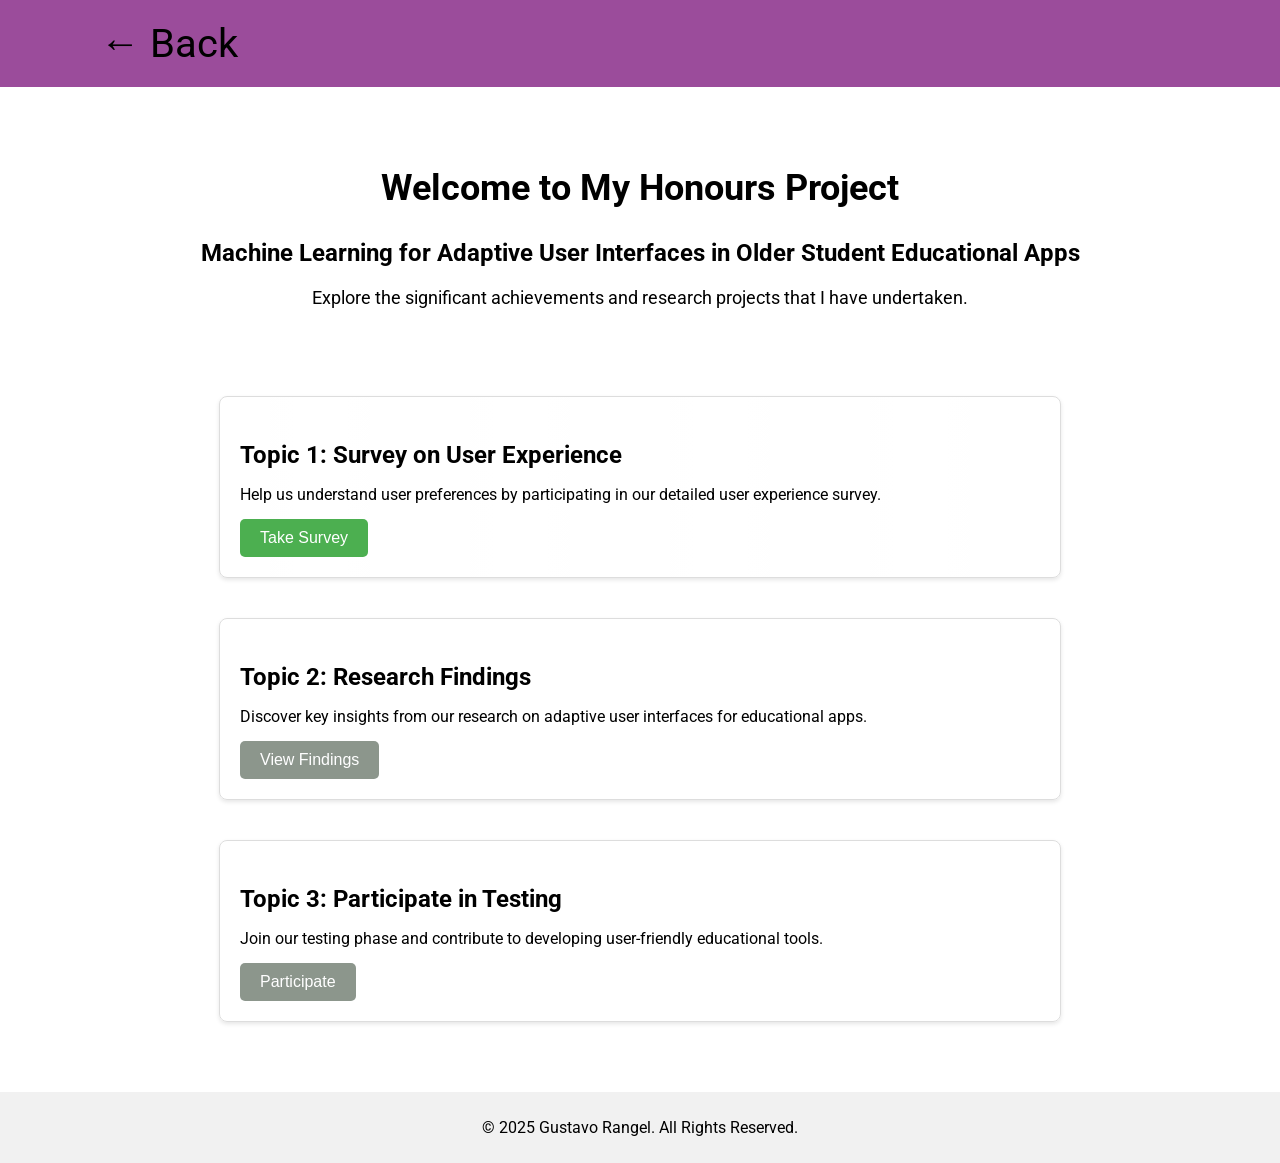
<file: honours/index.html>
<!DOCTYPE html>
<html lang="en">
<head>
    <meta charset="UTF-8">
    <meta name="viewport" content="width=device-width, initial-scale=1.0">
    <title>Honours Project</title>
    <link href="https://fonts.googleapis.com/css2?family=Roboto:wght@400;500;700&display=swap" rel="stylesheet">
    <link rel="stylesheet" href="styles.css">
</head>
<body>
    <header>
        <a href="../index.html" class="back-button">&#8592; Back</a>
    </header>

    <section class="welcome-section">
        <h1>Welcome to My Honours Project</h1>
        <h2>Machine Learning for Adaptive User Interfaces in Older Student Educational Apps</h2>
        <p>Explore the significant achievements and research projects that I have undertaken.</p>
    </section>

    <!-- Topic 1 -->
    <section class="topic-container shine">
        <h3>Topic 1: Survey on User Experience</h3>
        <p>Help us understand user preferences by participating in our detailed user experience survey.</p>
        <button class="button" onclick="window.location.href='form1.html'">Take Survey</button>
    </section>

    <!-- Topic 2 -->
    <section class="topic-container grey">
        <h3>Topic 2: Research Findings</h3>
        <p>Discover key insights from our research on adaptive user interfaces for educational apps.</p>
        <button class="button" onclick="window.location.href='#'">View Findings</button>
    </section>

    <!-- Topic 3 -->
    <section class="topic-container grey">
        <h3>Topic 3: Participate in Testing</h3>
        <p>Join our testing phase and contribute to developing user-friendly educational tools.</p>
        <button class="button" onclick="window.location.href='#'">Participate</button>
    </section>

    <footer>
        <p>&copy; 2025 Gustavo Rangel. All Rights Reserved.</p>
    </footer>
    <script src="script.js"></script>
</body>
</html>
</file>
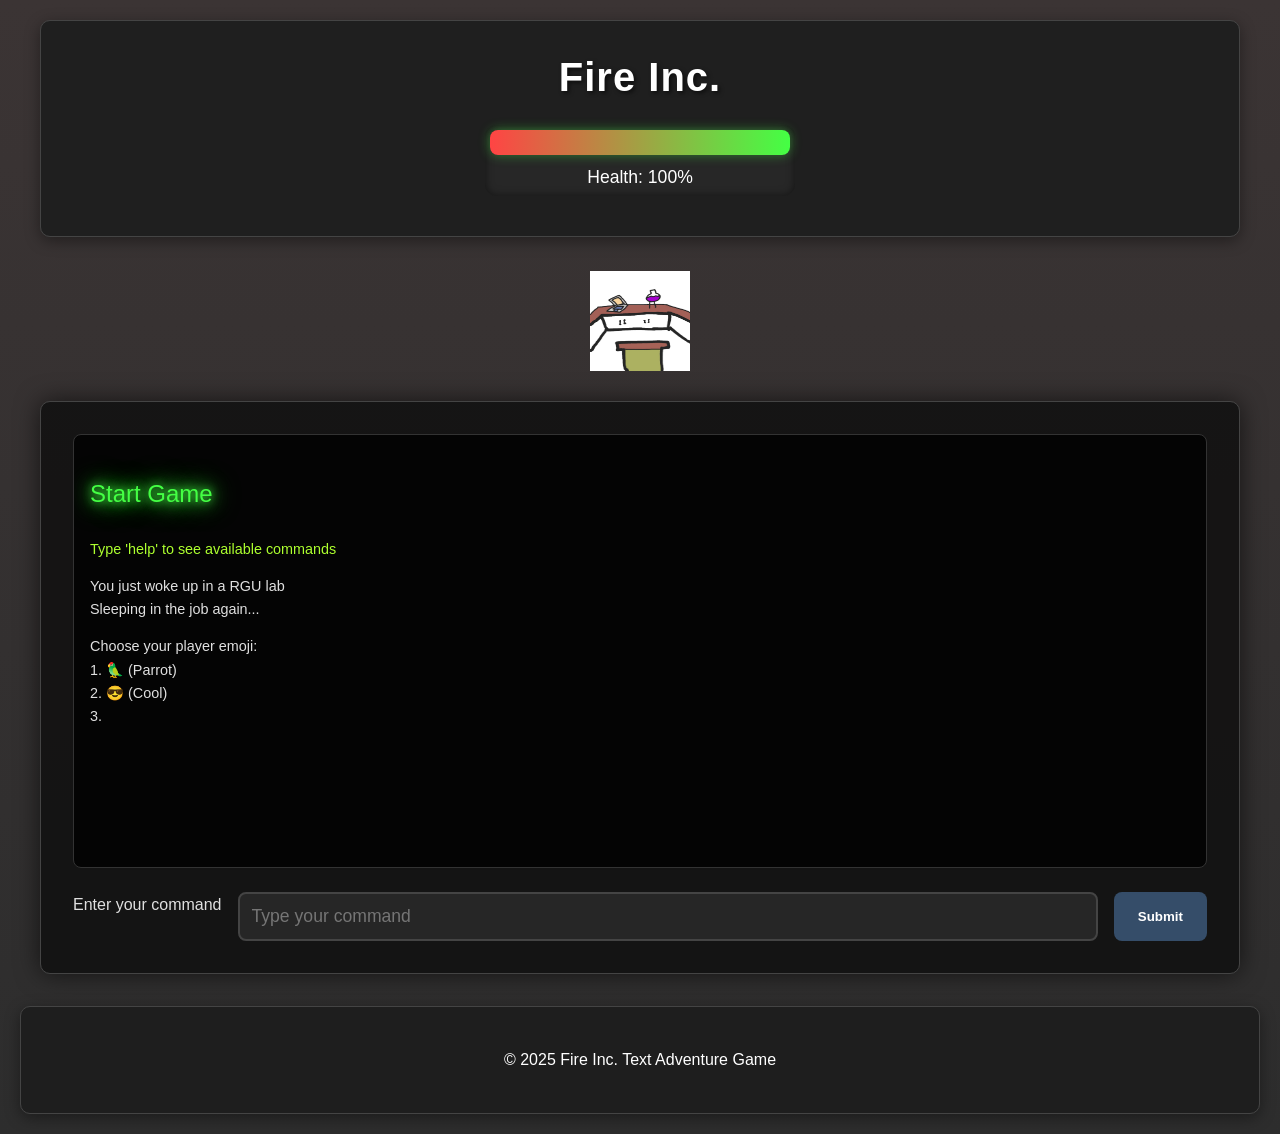
<file: projects/rguhack2025/index.html>
<!DOCTYPE html>
<html lang="en-GB">
<head>
    <meta charset="UTF-8">
    <meta name="viewport" content="width=device-width, initial-scale=1.0">
    <title>Fire Inc. - Text Adventure</title>
    <link rel="stylesheet" href="css/styles.css">
</head>
<body>
<main class="game-wrapper">


    <header class="game-header">
        <h1>Fire Inc.</h1>
        <div class="game-stats">
            <div class="health-bar-container">
                <div class="health-bar"></div>
                <p>Health: <span id="health">100%</span></p>
            </div>
        </div>
    </header>

            <!-- Game illustration -->
            <div class="game-illustration">
                <img id="game-illustration" src="img/Lab.png" alt="lab" width="100" height="100">
            </div>

    <section class="game-container">
        <div id="game-output" class="game-output" aria-live="polite">
            <p class="welcome-message">Start Game</p>
            <p class="help-hint">Type 'help' to see available commands</p>
        </div>

        <div class="input-container">
            <label for="game-input" class="visually-hidden">Enter your command</label>
            <input
                    type="text"
                    id="game-input"
                    class="game-input"
                    placeholder="Type your command"
                    autocomplete="off"
                    aria-label="Game command input"
            >
            <button
                    type="button"
                    onclick="processCommand()"
                    class="submit-button"
                    aria-label="Submit command"
            >
                Submit
            </button>
        </div>
    </section>

    
</main>

<footer class="game-footer">
    <p>&copy; 2025 Fire Inc. Text Adventure Game</p>
</footer>

<script src="js/game.js"></script>
</body>
</html>
</file>
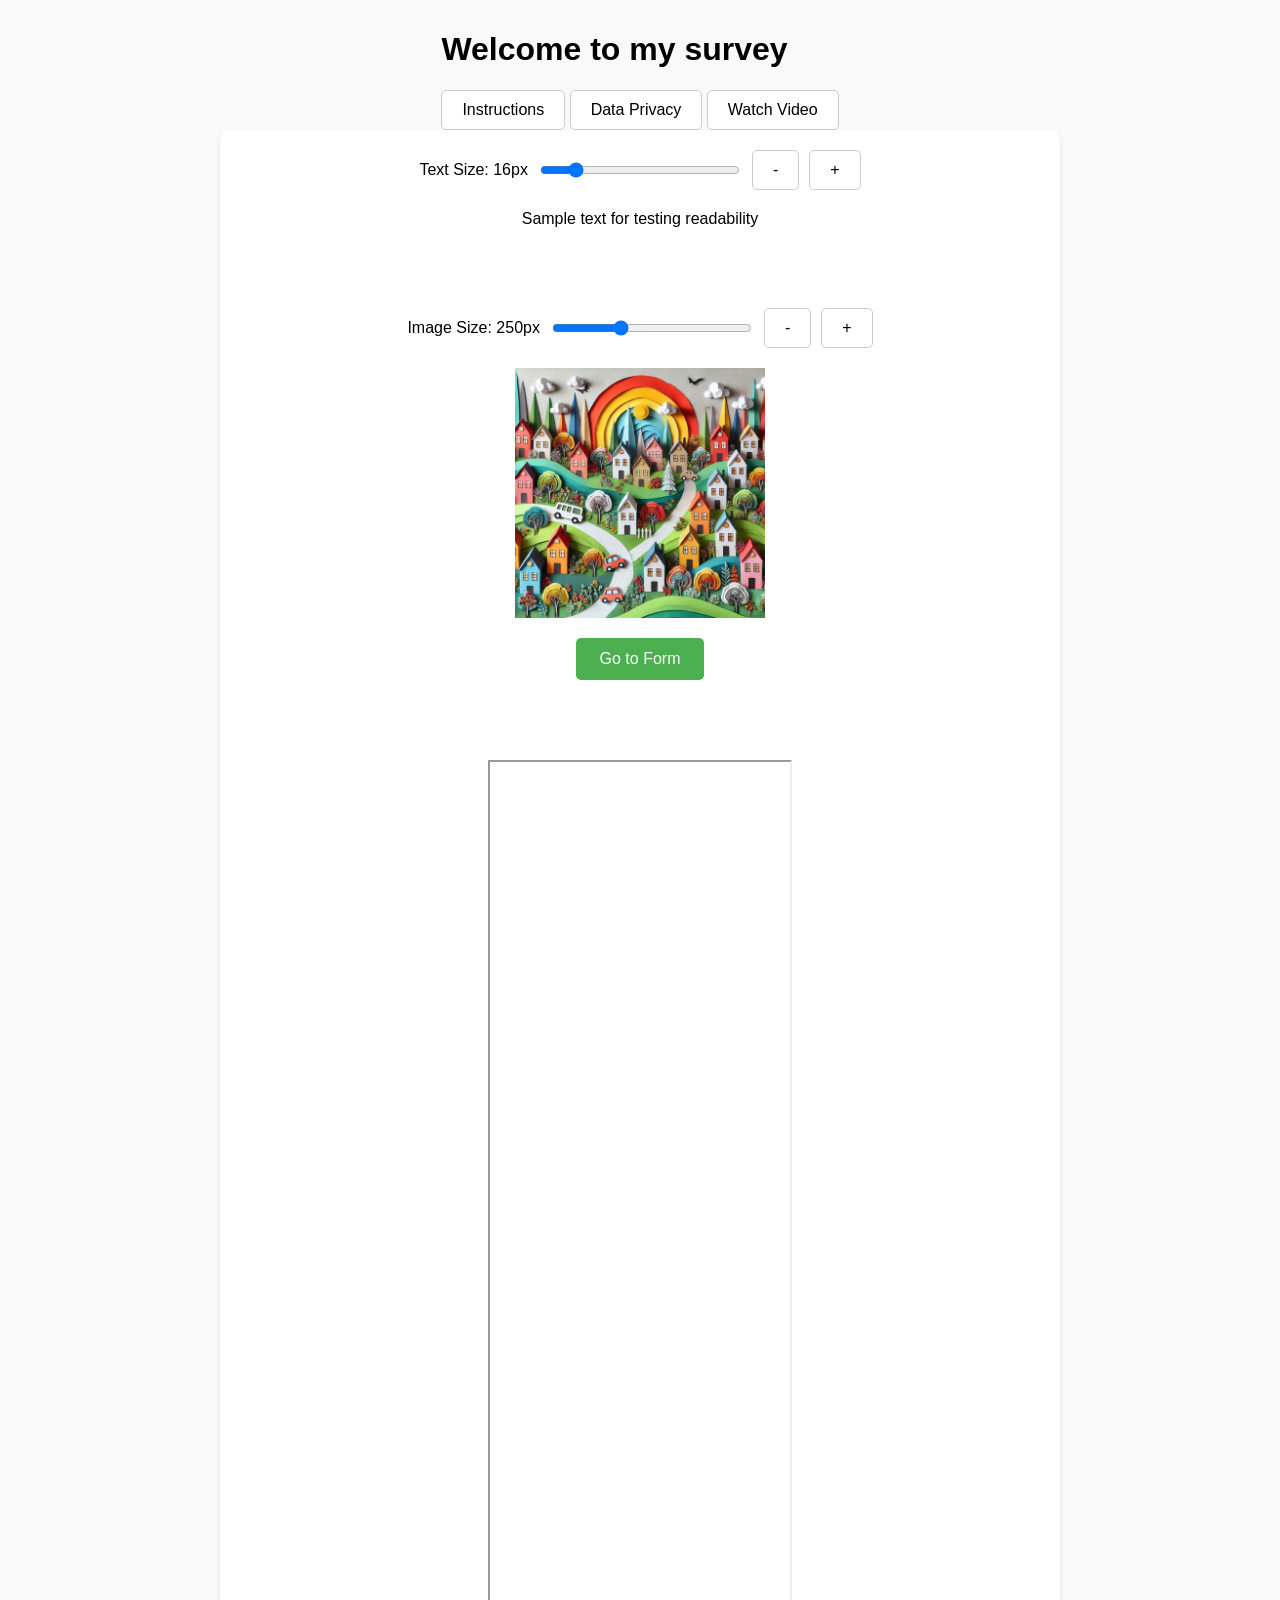
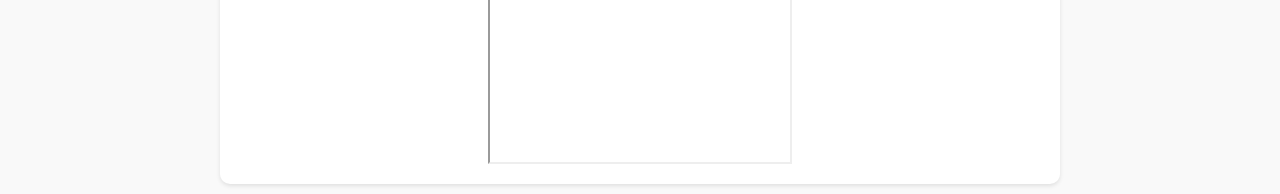
<file: honours/form1.html>
<!DOCTYPE html>
<html lang="en-GB">
<head>
    <meta name="viewport" content="width=device-width, initial-scale=1">
    <title>UI Preferences Study</title>
    <link rel="stylesheet" href="form1.css">

</head>
<body>
    <div>
        <h1>Welcome to my survey</h1>
        <div class="button-container">
            <button onclick="openInstructionsPopup()">Instructions</button>
            <button onclick="openPrivacyPopup()">Data Privacy</button>
            <button onclick="openVideoPopup()">Watch Video</button>
        </div>
    </div>


        <!-- Instructions Popup -->
    <div id="instructionsPopup" class="popup">
        <span class="close-button" onclick="closePopup('instructionsPopup')">&times;</span>
        <div class="popup-content">
            <h2>Instructions</h2>
            <p>Use the sliders or buttons to adjust the size of the text and image to your preference. Then, proceed to fill out the Google Form below.</p>
        </div>
    </div>

    <!-- Data Privacy Popup -->
    <div id="privacyPopup" class="popup">
        <span class="close-button" onclick="closePopup('privacyPopup')">&times;</span>
        <div class="popup-content">
            <h2>Data Privacy Agreement</h2>
            <p>By participating in this survey, you agree to the collection and use of your data for research purposes.</p>
        </div>
    </div>

    <!-- Video Popup -->
    <div id="videoPopup" class="popup">
        <span class="close-button" onclick="closePopup('videoPopup')">&times;</span>
        <div class="popup-content">
            <h2>How to Fill the Form</h2>
            <iframe
                src="https://www.youtube.com/embed/Q2aWHGS7d6U?si=f0sTSyeke-TA_qwC"
                title="How to Fill the Form"
                allow="accelerometer; autoplay; clipboard-write; encrypted-media; gyroscope; picture-in-picture"
                allowfullscreen
            ></iframe>
        </div>
    </div>

    <div class="container">
        <div class="controls">
            <label for="textSizeSlider">Text Size: <span id="textSize">16</span>px</label>
            <input type="range" min="10" max="50" value="16" id="textSizeSlider">
            <button onclick="adjustText(-1)">-</button>
            <button onclick="adjustText(1)">+</button>
        </div>

        <div class="sample-text" id="sampleText">
            Sample text for testing readability
        </div>

        <div class="controls" style="padding-top: 10%;">
            <label for="imageSizeSlider">Image Size: <span id="imageScale">250</span>px</label>
            <input type="range" min="50" max="200" value="100" id="imageSizeSlider">
            <button onclick="adjustImage(-10)">-</button>
            <button onclick="adjustImage(10)">+</button>
        </div>

        <img src="sample.jpeg" alt="Houses" id="sampleImage" class="sample-image">

        <button id="goToFormButton">Go to Form</button>

       <!-- GoToForm Popup -->
<div id="sizePopup" class="popup">
    <span class="close-button" onclick="closePopup('sizePopup')">&times;</span>
    <div class="popup-content">
        <p>Chosen text size: <span style="color: rgb(40, 13, 105);" id="popupTextSize"></span>px</p>
        <p>Chosen image size: <span style="color: rgb(40, 13, 105);" id="popupImageScale"></span></p>
        <p style="color: rgb(89, 87, 94);">If you want to change the size, scroll up.</p>
    </div>
</div>

        <iframe style="height: 1000px; margin-top: 10%;" src="https://docs.google.com/forms/d/e/1FAIpQLSdC_bE3daA3xs5yz-ULVJY_LYPHItZp9wMoK_0YXM_KXsKOWg/viewform?usp=header" title="Google Form" id="formIframe"></iframe>
    </div>

    <script src="form1.js"></script>    
</body>
</html>
</file>
<file: honours/styles.css>
body {
    font-family: 'Roboto', sans-serif;
    margin: 0;
    padding: 0;
    display: flex;
    flex-direction: column;
    align-items: center;
    justify-content: flex-start;
}

header {
    background-color: rgb(155, 76, 155);
    width: 100%;
    padding: 20px;
    display: flex;
    justify-content: flex-start;
}

.back-button {
    font-size: 40px;
    cursor: pointer;
    text-decoration: none;
    color: black;
    padding-left: 100px;
}

.welcome-section {
    text-align: center;
    margin: 50px 0;
}

.welcome-section h1 {
    font-size: 36px;
}

.welcome-section p {
    font-size: 18px;
}

.topic-container {
    width: 80%;
    max-width: 800px;
    margin: 20px 0;
    padding: 20px;
    border: 1px solid #ddd;
    border-radius: 8px;
    box-shadow: 0 2px 4px rgba(0, 0, 0, 0.1);
}

.topic-container h3 {
    font-size: 24px;
    margin-bottom: 10px;
}

.topic-container p {
    font-size: 16px;
    margin-bottom: 15px;
}

.topic-container .button {
    background-color: #4CAF50;
    color: white;
    border: none;
    padding: 10px 20px;
    font-size: 16px;
    cursor: pointer;
    border-radius: 5px;
    transition: background-color 0.3s ease;
}

.topic-container .button:hover {
    background-color: #45a049;
}

footer {
    margin-top: 50px;
    text-align: center;
    padding: 10px;
    width: 100%;
    background-color: #f1f1f1;
}

/* Shine */
@keyframes shine {
    0% {
        background-position: -200px;
    }
    100% {
        background-position: 200px;
    }
}

@keyframes grow {
    0% {
        transform: scale(1);
    }
    50% {
        transform: scale(1.05);
    }
    100% {
        transform: scale(1);
    }
}

.shine {
    position: relative;
    overflow: hidden;
    background: linear-gradient(
        90deg,
        rgba(255, 255, 255, 0.1) 25%,
        rgba(255, 255, 255, 0.3) 50%,
        rgba(255, 255, 255, 0.1) 75%
    );
    background-size: 200px 100%;
    animation: shine 1.5s ease-in-out, grow 1s ease-in-out;
    animation-fill-mode: forwards;
    border-radius: 8px;
    transition: transform 0.3s ease-in-out;
}

/* Grey scaled*/
.grey {
    filter: grayscale(90%);
}

.grey:hover {
    filter: grayscale(100%);
}
</file>
<file: projects/rguhack2025/css/styles.css>
/* General Styles */
html { /* Or apply to the container itself */
    scroll-behavior: smooth;
}

body {
    background: linear-gradient(to bottom, #3b3434, #2d2d2d);
    color: #e0e0e0;
    font-family: 'Segoe UI', sans-serif;
    line-height: 1.6;
    margin: 0;
    padding: 20px;
    min-height: 100vh;
}

.game-wrapper {
    max-width: 1200px;
    margin: 0 auto;
}

/* Header */
.game-header {
    background: rgba(30, 30, 30, 0.95);
    padding: 1.5rem;
    border-radius: 10px;
    text-align: center;
    margin-bottom: 1.5rem;
    box-shadow: 0 4px 15px rgba(0, 0, 0, 0.4);
    border: 1px solid #444;
}

.game-header h1 {
    font-size: 2.5rem;
    color: #ffffff;
    text-shadow: 2px 2px 4px rgba(0, 0, 0, 0.6);
    margin: 0;
    letter-spacing: 1px;
}

/* Health bar */
.health-bar-container {
    background: rgba(40, 40, 40, 0.9);
    border-radius: 12px;
    padding: 5px;
    width: 300px;
    margin: 1rem auto;
    box-shadow: inset 0 0 8px rgba(0, 0, 0, 0.5);
}

.health-bar {
    height: 25px;
    border-radius: 8px;
    background: linear-gradient(to right, #ff4444, #44ff44);
    transition: width 0.3s ease;
    box-shadow: 0 0 12px rgba(68, 255, 68, 0.4);
}

.health-bar-container p {
    text-align: center;
    margin: 0.5rem 0 0;
    font-size: 1.1rem;
    color: #ffffff;
}

/* Instructions */
.game-instructions {
    background: rgba(30, 30, 30, 0.95);
    padding: 1.5rem;
    border-radius: 10px;
    border: 1px solid #444;
    margin-bottom: 1.5rem;
    box-shadow: 0 4px 15px rgba(0, 0, 0, 0.3);
}

.game-instructions h2 {
    color: #44ff44;
    text-shadow: 0 0 10px #44ff44, 0 0 20px rgba(68, 255, 68, 0), 0 0 30px rgba(68, 255, 68, 0);
    font-size: 2.2rem;
    margin-bottom: 1rem;
    animation: glow 1.5s ease-in-out infinite alternate;
}

@keyframes glow {
    from {
        text-shadow: 0 0 10px rgba(68, 255, 68, 0), 0 0 20px rgba(68, 255, 68, 0), 0 0 30px rgba(68, 255, 68, 0);
    }
    to {
        text-shadow: 0 0 20px rgba(68, 255, 68, 0), 0 0 30px rgba(68, 255, 68, 0), 0 0 40px rgba(68, 255, 68, 0);
    }
}

.instructions-content h3 {
    color: #ffffff;
    margin-top: 0;
    font-size: 1.4rem;
}

.instructions-content p {
    font-size: 1.1rem;
}

/* Commands styles */
.commands-table {
    width: 100%;
    border-collapse: collapse;
    margin: 1rem 0;
}

.commands-table th, .commands-table td {
    border: 1px solid #444;
    padding: 10px;
    text-align: left;
}

.commands-table th {
    background-color: #354d69;
    color: #fff;
}

.commands-table td {
    background-color: rgba(40, 40, 40, 0.9);
}

.instructions-content ul, .instructions-content ol {
    margin: 1rem 0;
    padding-left: 20px;
}

.instructions-content li {
    margin-bottom: 10px;
}

.instructions-content code {
    background: rgba(40, 40, 40, 0.9);
    padding: 2px 5px;
    border-radius: 3px;
    color: #ffcc00;
}

/* Game Container */
.game-container {
    background: rgba(20, 20, 20, 0.95);
    padding: 2rem;
    border-radius: 10px;
    border: 1px solid #444;
    box-shadow: 0 0 25px rgba(0, 0, 0, 0.6);
    margin-bottom: 1.5rem;
}

.game-output {
    height: 400px;
    padding: 1rem;
    background: rgba(0, 0, 0, 0.8);
    border-radius: 8px;
    margin-bottom: 1.5rem;
    overflow-y: auto;
    overflow-anchor: none;
    border: 1px solid #333;
    font-size: 0.9rem;
}

.welcome-message {
    color: #44ff44;
    text-shadow: 0 0 10px rgb(68, 255, 68), 0 0 20px rgb(68, 255, 68), 0 0 30px rgb(68, 255, 68);
    font-size: 1.5rem;
}
.help-hint {
    color: greenyellow
}

/* Input Container */
.input-container {
    display: flex;
    gap: 1rem;
    margin-top: 1.5rem;
}

#game-input {
    flex-grow: 1;
    background: rgba(40, 40, 40, 0.9);
    border: 2px solid #444;
    padding: 12px;
    border-radius: 8px;
    color: #848f84;
    font-size: 1.1rem;
    transition: all 0.3s ease;
}

#game-input:focus {
    border-color: #357abd;
    box-shadow: 0 0 10px rgba(53, 122, 189, 0.3);
    outline: none;
}

.submit-button {
    background: #354d69;
    border: none;
    padding: 12px 24px;
    border-radius: 8px;
    color: #fff;
    font-weight: bold;
    cursor: pointer;
    transition: all 0.3s ease;
}

.submit-button:hover {
    background: #357abd;
    transform: translateY(-1px);
    box-shadow: 0 4px 12px rgba(53, 122, 189, 0.4);
}

/* Help Panel */
.game-help {
    background: rgba(30, 30, 30, 0.95);
    padding: 1.5rem;
    border-radius: 10px;
    border: 1px solid #444;
    box-shadow: 0 4px 15px rgba(0, 0, 0, 0.3);
}

.command-list {
    padding: 0;
    margin: 0;
}

.command-list li {
    background: rgba(40, 40, 40, 0.9);
    padding: 12px;
    margin-bottom: 10px;
    border-radius: 6px;
    list-style-type: none;
    border-left: 4px solid #357abd;
    transition: transform 0.2s ease;
}

.command-list li:hover {
    transform: translateX(5px);
}

/* Footer */
.game-footer {
    background: rgba(30, 30, 30, 0.95);
    padding: 1.5rem;
    border-radius: 10px;
    text-align: center;
    color: #fff;
    margin-top: 2rem;
    box-shadow: 0 4px 15px rgba(0, 0, 0, 0.4);
    border: 1px solid #444;
}

/* Responsive Styles */
@media (max-width: 768px) {
    .game-header h1 {
        font-size: 2rem;
    }

    .input-container {
        flex-direction: column;
    }

    .submit-button {
        width: 100%;
    }
}
.game-illustration {
    display: flex;
    justify-content: center;
    align-items: center;
    /* Optional: Add margin or padding as needed */
    margin: 20px 0;
    padding: 10px; 
}

.game-illustration img {
    /* Optional: Add max-width or max-height for responsiveness */
    /* max-width: 100%; */
    /* max-height: 100%; */
    /* Optional: Add display: block; to remove any extra spacing */
    display: block;
}
</file>
<file: honours/form1.css>
/* Base styles */
body {
    font-family: sans-serif;
    display: flex;
    flex-direction: column;
    align-items: center;
    min-height: 100vh;
    margin: 0;
    background-color: #f9f9f9;
    padding: 10px;
    box-sizing: border-box;
}

.container {
    display: flex;
    flex-direction: column;
    align-items: center;
    width: 100%;
    max-width: 800px;
    background-color: white;
    padding: 20px;
    border-radius: 10px;
    box-shadow: 0 2px 4px rgba(0, 0, 0, 0.1);
}

/* Popup styles */
.popup {
    display: none;
    position: fixed;
    bottom: 20px;
    left: 50%;
    transform: translateX(-50%);
    background-color: rgba(255, 255, 255, 0.95);
    padding: 20px;
    border-radius: 10px;
    box-shadow: 0 4px 8px rgba(0, 0, 0, 0.2);
    z-index: 1000;
    max-width: 90%;
}

.close-button {
    cursor: pointer;
    position: absolute;
    top: 10px;
    right: 10px;
    font-size: 20px;
    font-weight: bold;
    background-color: transparent;
    border: none;
    color: #333;
}

/* Go to Form Popup Specific */
#sizePopup {
    bottom: 0; /* Stick to the bottom of the screen */
    left: 0;
    right: 0;
    margin: 0 auto;
    transform: none; /* Remove the translate */
    max-width: 100%; /* Full width on mobile */
    border-radius: 0; /* No rounded corners */
    padding: 15px;
    font-size: 16px;
}

/* Buttons */
#goToFormButton {
    margin-top: 20px;
    padding: 12px 24px;
    background-color: #4CAF50;
    color: white;
    border: none;
    border-radius: 5px;
    cursor: pointer;
    font-size: 1em;
    transition: background-color 0.3s ease;
}

#goToFormButton:hover {
    background-color: #45a049;
}

/* Image styles */
.sample-image {
    width: 250px;
    height: auto;
    display: block;
    max-width: 100%;
    transition: width 0.3s ease;
}

/* Controls */
.controls {
    display: flex;
    flex-wrap: wrap;
    align-items: center;
    gap: 10px;
    margin-bottom: 20px;
    justify-content: center;
}

input[type="range"] {
    width: 200px;
}

button {
    padding: 10px 20px;
    font-size: 16px;
    cursor: pointer;
    border: 1px solid #ccc;
    border-radius: 5px;
    background-color: white;
    transition: background-color 0.3s ease;
}

button:hover {
    background-color: #f0f0f0;
}

/* Mobile-specific enhancements */
@media (max-width: 600px) {
    body {
        padding: 5px;
    }

    .container {
        padding: 15px;
        border-radius: 8px;
    }

    .popup {
        font-size: 14px;
        padding: 15px;
    }

    #sizePopup {
        font-size: 14px;
    }

    #goToFormButton {
        padding: 10px 20px;
        font-size: 0.9em;
        margin-top: 15px;
    }

    .sample-image {
        width: 55px; /* 40% smaller */
    }

    .controls {
        gap: 5px;
    }
}
</file>
